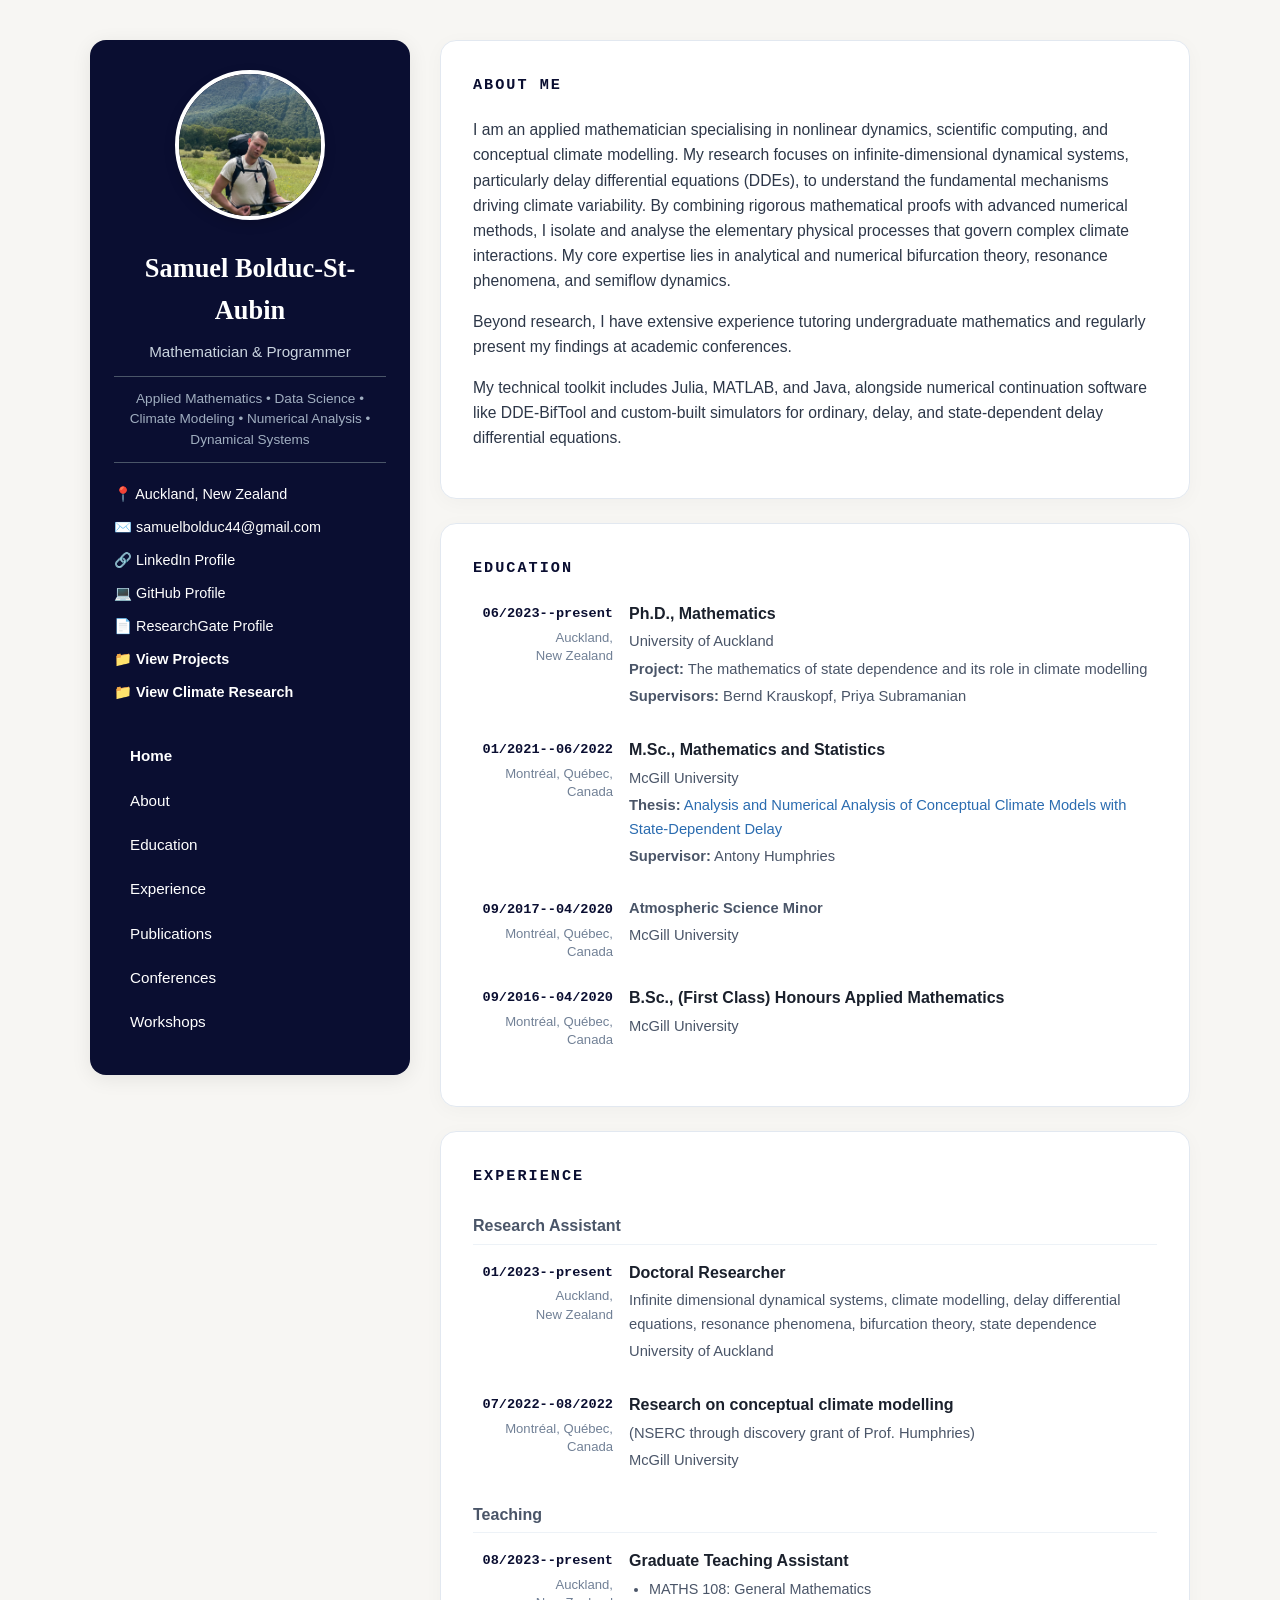
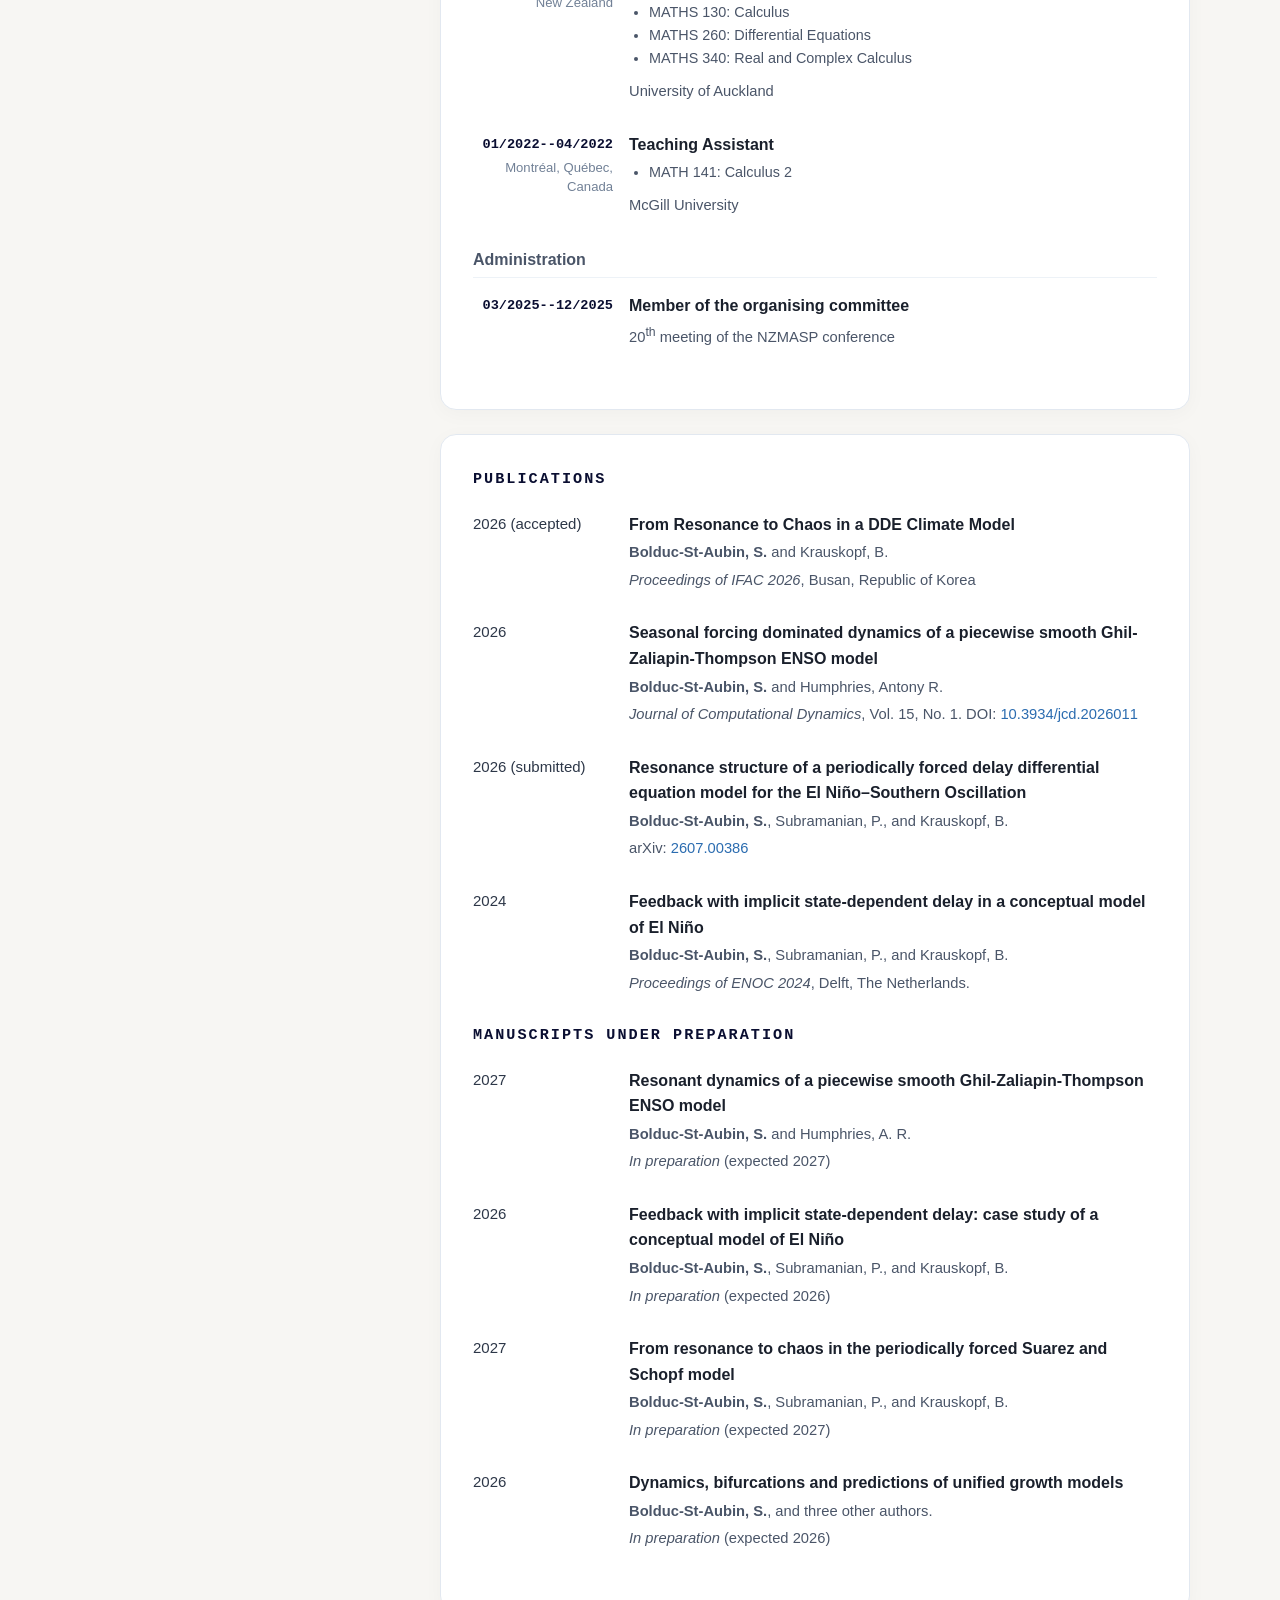
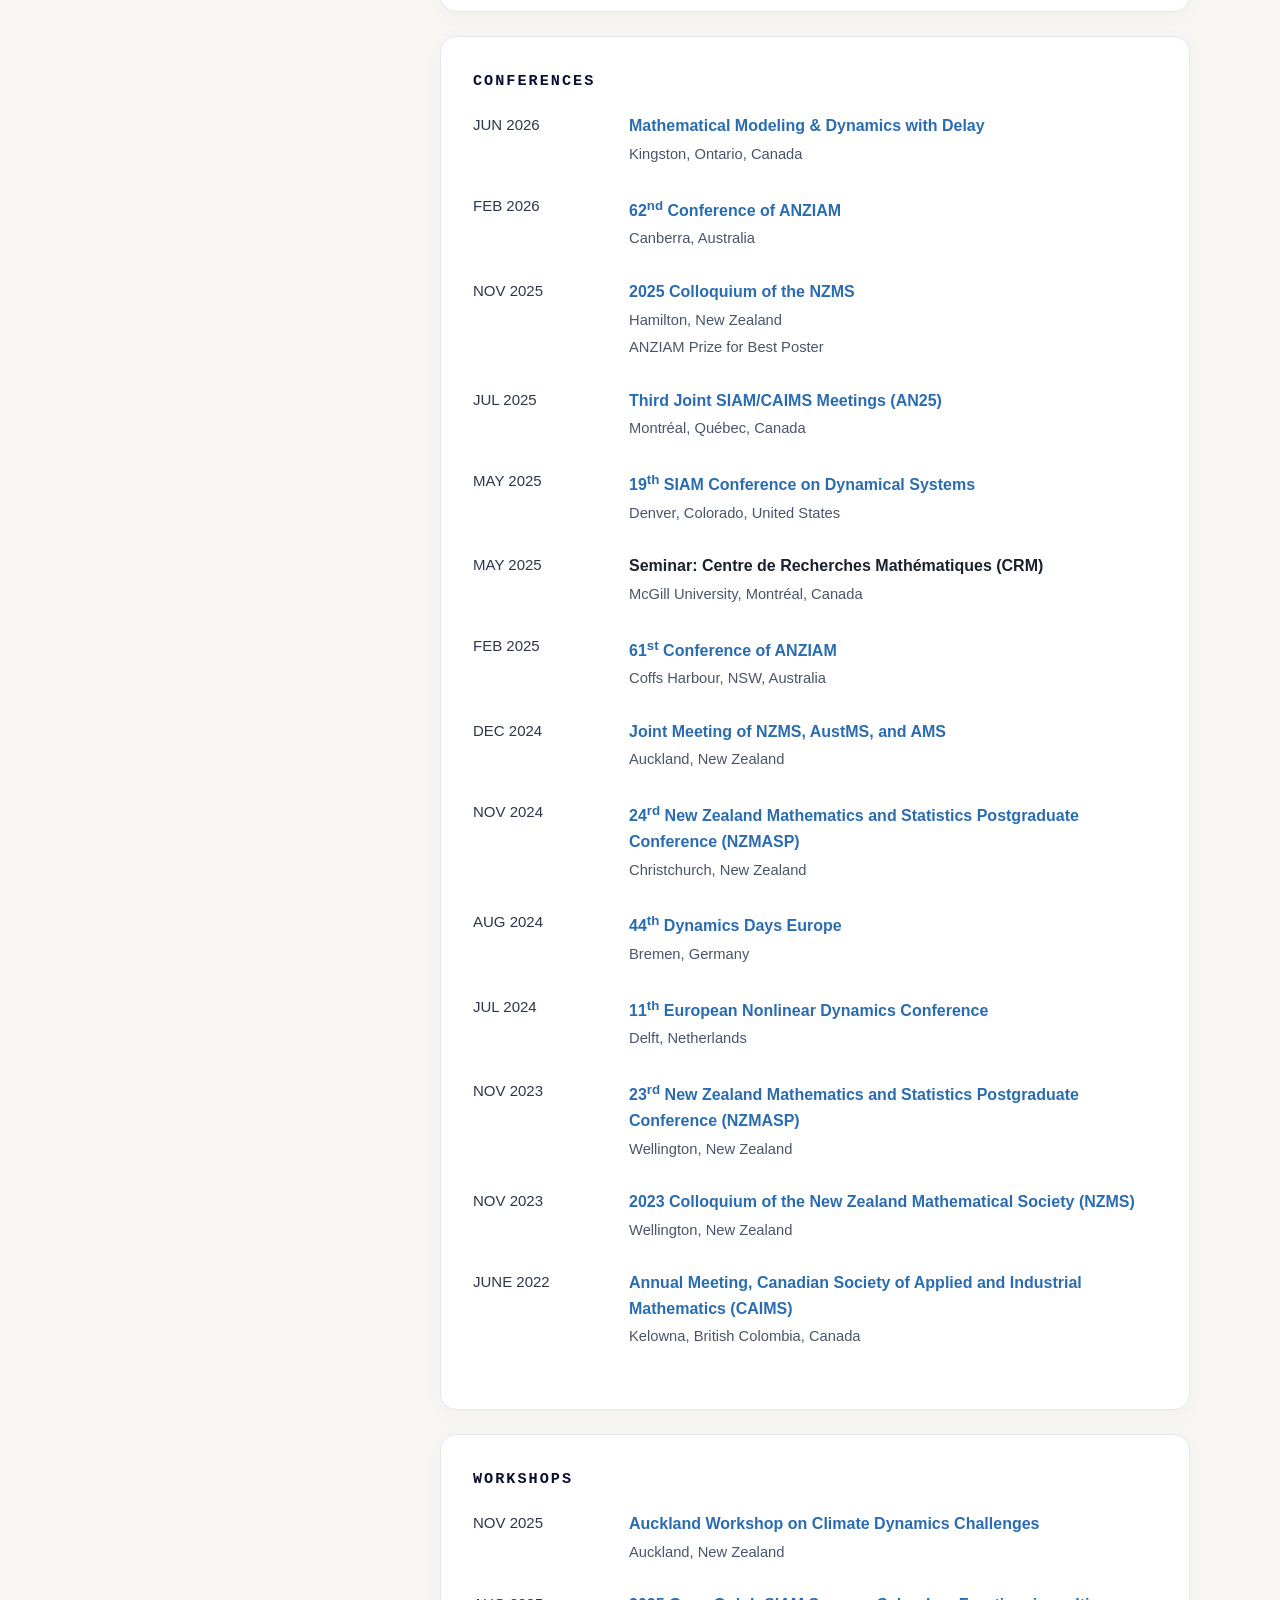
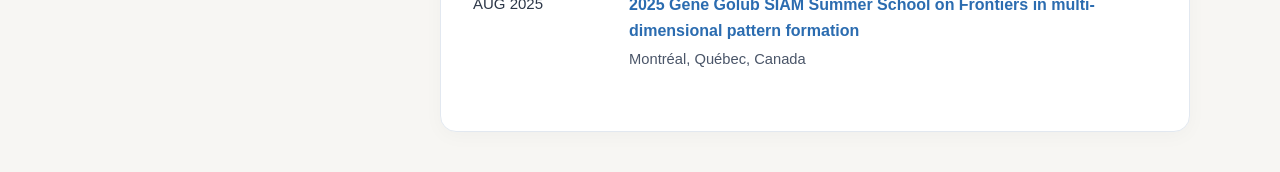
<file: index.html>
<!DOCTYPE html>
<html lang="en">
<head>
    <meta charset="UTF-8">
    <meta name="viewport" content="width=device-width, initial-scale=1.0">
    <title>Samuel Bolduc-St-Aubin - Portfolio</title>

    <!-- This line tells the HTML to load the style.css file -->
    <link rel="stylesheet" href="style.css">

</head>
<body>

<div class="container">
    <!-- Sidebar -->
    <aside class="sidebar">
        <div class="profile-card">
            <!-- Ensure your image file photo.jpg is in the same folder -->
            <img src="SamB-3.jpg" alt="Samuel Bolduc-St-Aubin" class="profile-pic">
            <h1>Samuel Bolduc-St-Aubin</h1>
            <p class="title">Mathematician & Programmer</p>
            <p class="tags">Applied Mathematics • Data Science • Climate Modeling • Numerical Analysis • Dynamical Systems</p>

            <div class="contact-info">
                <p>📍 Auckland, New Zealand</p>
                <p>✉️ <a href="mailto:samuelbolduc44@gmail.com">samuelbolduc44@gmail.com</a></p>
                <p>🔗 <a href="https://www.linkedin.com/in/samuelbolduc44/" target="_blank">LinkedIn Profile</a></p>
                <p>💻 <a href="https://github.com/samuelbolduc44" target="_blank">GitHub Profile</a></p>
                <p>📄 <a href="https://www.researchgate.net/profile/Samuel-Bolduc-St-Aubin?ev=hdr_xprf" target="_blank">ResearchGate Profile</a></p>
                <p>📁 <a href="projects.html" class="projects-link">View Projects</a></p>
                <p>📁 <a href="climate.html" class="projects-link">View Climate Research</a></p>
            </div>
        </div>

        <nav class="navigation">
            <ul>
                <li class="active"><a href="#about">Home</a></li>
                <li><a href="#about">About</a></li>
                <li><a href="#education">Education</a></li>
                <li><a href="#experience">Experience</a></li>
                <li><a href="#publications">Publications</a></li>
                <li><a href="#conferences">Conferences</a></li>
                <li><a href="#workshops">Workshops</a></li>
            </ul>
        </nav>
    </aside>

    <!-- Main Content Area -->
    <main class="main-content">

        <!-- About Section -->
        <section id="about" class="content-card">
            <h2>About Me</h2>
            <p>
                I am an applied mathematician specialising in nonlinear dynamics, scientific computing, and conceptual climate modelling. My research focuses on infinite-dimensional dynamical systems, particularly delay differential equations (DDEs), to understand the fundamental mechanisms driving climate variability. By combining rigorous mathematical proofs with advanced numerical methods, I isolate and analyse the elementary physical processes that govern complex climate interactions. My core expertise lies in analytical and numerical bifurcation theory, resonance phenomena, and semiflow dynamics.
            </p>
            <p>
                Beyond research, I have extensive experience tutoring undergraduate mathematics and regularly present my findings at academic conferences.
            </p>
            <p>
                My technical toolkit includes Julia, MATLAB, and Java, alongside numerical continuation software like DDE-BifTool and custom-built simulators for ordinary, delay, and state-dependent delay differential equations.
            </p>
        </section>

        <!-- Education Section -->
        <section id="education" class="content-card">
            <h2>Education</h2>

            <div class="item">
                <div class="item-meta">
                    <div class="date">06/2023--present</div>
                    <div class="location">Auckland, <br>New Zealand</div>
                </div>
                <div class="item-details">
                    <h3>Ph.D., Mathematics</h3>
                    <p>University of Auckland</p>
                    <p><strong>Project:</strong> The mathematics of state dependence and its role in climate modelling</p>
                    <p class="supervisor"><strong>Supervisors:</strong> Bernd Krauskopf, Priya Subramanian</p>
                </div>
            </div>

            <div class="item">
                <div class="item-meta">
                    <div class="date">01/2021--06/2022</div>
                    <div class="location">Montréal, Québec, <br>Canada</div>
                </div>
                <div class="item-details">
                    <h3>M.Sc., Mathematics and Statistics</h3>
                    <p>McGill University</p>
                    <p><strong>Thesis:</strong> <a href="https://escholarship.mcgill.ca/concern/theses/8p58pk24t" target="_blank">Analysis and Numerical Analysis of Conceptual Climate Models with State-Dependent Delay</a></p>
                    <p class="supervisor"><strong>Supervisor:</strong> Antony Humphries</p>
                </div>
            </div>

            <div class="item">
                <div class="item-meta">
                    <div class="date">09/2017--04/2020</div>
                    <div class="location">Montréal, Québec, <br>Canada</div>
                </div>
                <div class="item-details">
                    <p class="minor-title">Atmospheric Science Minor</p>
                    <p>McGill University</p>
                </div>
            </div>

            <div class="item">
                <div class="item-meta">
                    <div class="date">09/2016--04/2020</div>
                    <div class="location">Montréal, Québec, <br>Canada</div>
                </div>
                <div class="item-details">
                    <h3>B.Sc., (First Class) Honours Applied Mathematics</h3>
                    <p>McGill University</p>
                </div>
            </div>
        </section>

        <!-- Experience Section -->
        <section id="experience" class="content-card">
            <h2>Experience</h2>

            <div class="sub-section-header">Research Assistant</div>

            <div class="item">
                <div class="item-meta">
                    <div class="date">01/2023--present</div>
                    <div class="location">Auckland, <br>New Zealand</div>
                </div>
                <div class="item-details">
                    <h3>Doctoral Researcher</h3>
                    <p>Infinite dimensional dynamical systems, climate modelling, delay differential equations, resonance phenomena, bifurcation theory, state dependence</p>
                    <p>University of Auckland</p>
                </div>
            </div>

            <div class="item">
                <div class="item-meta">
                    <div class="date">07/2022--08/2022</div>
                    <div class="location">Montréal, Québec, <br>Canada</div>
                </div>
                <div class="item-details">
                    <h3>Research on conceptual climate modelling</h3>
                    <p>(NSERC through discovery grant of Prof. Humphries)</p>
                    <p>McGill University</p>
                </div>
            </div>

            <div class="sub-section-header">Teaching</div>

            <div class="item">
                <div class="item-meta">
                    <div class="date">08/2023--present</div>
                    <div class="location">Auckland, <br>New Zealand</div>
                </div>
                <div class="item-details">
                    <h3>Graduate Teaching Assistant</h3>
                    <ul class="duty-list">
                        <li>MATHS 108: General Mathematics</li>
                        <li>MATHS 130: Calculus</li>
                        <li>MATHS 260: Differential Equations</li>
                        <li>MATHS 340: Real and Complex Calculus</li>
                    </ul>
                    <p>University of Auckland</p>
                </div>
            </div>

            <div class="item">
                <div class="item-meta">
                    <div class="date">01/2022--04/2022</div>
                    <div class="location">Montréal, Québec, <br>Canada</div>
                </div>
                <div class="item-details">
                    <h3>Teaching Assistant</h3>
                    <ul class="duty-list">
                        <li>MATH 141: Calculus 2</li>
                    </ul>
                    <p>McGill University</p>
                </div>
            </div>

            <div class="sub-section-header">Administration</div>

            <div class="item">
                <div class="item-meta">
                    <div class="date">03/2025--12/2025</div>
                </div>
                <div class="item-details">
                    <h3>Member of the organising committee</h3>
                    <p>20<sup>th</sup> meeting of the NZMASP conference</p>
                </div>
            </div>
        </section>

        <!-- Publications Section -->
        <section id="publications" class="content-card">
            <h2>Publications</h2>

            <div class="item">
                <div class="date">2026 (accepted)</div>
                <div class="item-details">
                    <h3>From Resonance to Chaos in a DDE Climate Model</h3>
                    <p><strong>Bolduc-St-Aubin, S.</strong> and Krauskopf, B.</p>
                    <p><em>Proceedings of IFAC 2026</em>, Busan, Republic of Korea</p>
                </div>
            </div>

            <div class="item">
                <div class="date">2026</div>
                <div class="item-details">
                    <h3>Seasonal forcing dominated dynamics of a piecewise smooth Ghil-Zaliapin-Thompson ENSO model</h3>
                    <p><strong>Bolduc-St-Aubin, S.</strong> and Humphries, Antony R.</p>
                    <p><em>Journal of Computational Dynamics</em>, Vol. 15, No. 1. DOI: <a href="https://doi.org/10.3934/jcd.2026011" target="_blank">10.3934/jcd.2026011</a></p>
                </div>
            </div>

            <div class="item">
                <div class="date">2026 (submitted)</div>
                <div class="item-details">
                    <h3>Resonance structure of a periodically forced delay differential equation model for the El Niño–Southern Oscillation</h3>
                    <p><strong>Bolduc-St-Aubin, S.</strong>, Subramanian, P., and Krauskopf, B.</p>
                    <p>arXiv: <a href="https://arxiv.org/abs/2607.00386" target="_blank">2607.00386</a></p>
                </div>
            </div>

            <div class="item">
                <div class="date">2024</div>
                <div class="item-details">
                    <h3>Feedback with implicit state-dependent delay in a conceptual model of El Niño</h3>
                    <p><strong>Bolduc-St-Aubin, S.</strong>, Subramanian, P., and Krauskopf, B.</p>
                    <p><em>Proceedings of ENOC 2024</em>, Delft, The Netherlands.</p>
                </div>
            </div>

            <h2>Manuscripts under preparation</h2>

            <div class="item">
                <div class="date">2027</div>
                <div class="item-details">
                    <h3>Resonant dynamics of a piecewise smooth Ghil-Zaliapin-Thompson ENSO model</h3>
                    <p><strong>Bolduc-St-Aubin, S.</strong> and Humphries, A. R.</p>
                    <p><em>In preparation</em> (expected 2027)</p>
                </div>
            </div>
            
            <div class="item">
                <div class="date">2026</div>
                <div class="item-details">
                    <h3>Feedback with implicit state-dependent delay: case study of a conceptual model of El Niño</h3>
                    <p><strong>Bolduc-St-Aubin, S.</strong>, Subramanian, P., and Krauskopf, B.</p>
                    <p><em>In preparation</em> (expected 2026)</p>
                </div>
            </div>
            
            <div class="item">
                <div class="date">2027</div>
                <div class="item-details">
                    <h3>From resonance to chaos in the periodically forced Suarez and Schopf model</h3>
                    <p><strong>Bolduc-St-Aubin, S.</strong>, Subramanian, P., and Krauskopf, B.</p>
                    <p><em>In preparation</em> (expected 2027)</p>
                </div>
            </div>
            
            <div class="item">
                <div class="date">2026</div>
                <div class="item-details">
                    <h3>Dynamics, bifurcations and predictions of unified growth models</h3>
                    <p><strong>Bolduc-St-Aubin, S.</strong>, and three other authors.</p>
                    <p><em>In preparation</em> (expected 2026)</p>
                </div>
            </div>
        </section>

        <!-- Conferences & Talks Section -->
        <section id="conferences" class="content-card">
            <h2>Conferences</h2>

            <div class="item">
                <div class="date">JUN 2026</div>
                <div class="item-details">
                    <h3><a href="https://www.mathematics.org.au/sys/pages/plain.php?conf_id=69&page_id=39" target="_blank">Mathematical Modeling & Dynamics with Delay</a></h3>
                    <p>Kingston, Ontario, Canada</p>
                </div>
            </div>

            <div class="item">
                <div class="date">FEB 2026</div>
                <div class="item-details">
                    <h3><a href="https://www.mathematics.org.au/sys/pages/plain.php?conf_id=69&page_id=39" target="_blank">62<sup>nd</sup> Conference of ANZIAM</a></h3>
                    <p>Canberra, Australia</p>
                </div>
            </div>

            <div class="item">
                <div class="date">NOV 2025</div>
                <div class="item-details">
                    <h3><a href="https://www.ivvy.com.au/event/COTEX6/home.html" target="_blank">2025 Colloquium of the NZMS</a></h3>
                    <p>Hamilton, New Zealand</p>
                    <p>ANZIAM Prize for Best Poster</p>
                </div>
            </div>

            <div class="item">
                <div class="date">JUL 2025</div>
                <div class="item-details">
                    <h3><a href="https://www.siam.org/conferences-events/siam-conferences/ds25/" target="_blank">Third Joint SIAM/CAIMS Meetings (AN25)</a></h3>
                    <p>Montréal, Québec, Canada</p>
                </div>
            </div>

            <div class="item">
                <div class="date">MAY 2025</div>
                <div class="item-details">
                    <h3><a href="https://www.siam.org/conferences-events/siam-conferences/ds25/" target="_blank">19<sup>th</sup> SIAM Conference on Dynamical Systems</a></h3>
                    <p>Denver, Colorado, United States</p>
                </div>
            </div>

            <div class="item">
                <div class="date">MAY 2025</div>
                <div class="item-details">
                    <h3>Seminar: Centre de Recherches Mathématiques (CRM)</h3>
                    <p>McGill University, Montréal, Canada</p>
                </div>
            </div>

            <div class="item">
                <div class="date">FEB 2025</div>
                <div class="item-details">
                    <h3><a href="https://www.mathematics.org.au/sys/pages/plain.php?conf_id=67&page_id=39" target="_blank">61<sup>st</sup> Conference of ANZIAM</a></h3>
                    <p>Coffs Harbour, NSW, Australia</p>
                </div>
            </div>

            <div class="item">
                <div class="date">DEC 2024</div>
                <div class="item-details">
                    <h3><a href="https://ms-meet-2024.blogs.auckland.ac.nz/" target="_blank">Joint Meeting of NZMS, AustMS, and AMS</a></h3>
                    <p>Auckland, New Zealand</p>
                </div>
            </div>

            <div class="item">
                <div class="date">NOV 2024</div>
                <div class="item-details">
                    <h3><a href="https://nzmasp.org.nz" target="_blank">24<sup>rd</sup> New Zealand Mathematics and Statistics Postgraduate Conference (NZMASP)</a></h3>
                    <p>Christchurch, New Zealand</p>
                </div>
            </div>

            <div class="item">
                <div class="date">AUG 2024</div>
                <div class="item-details">
                    <h3><a href="https://dynamicsdays.eu/bremen2024/" target="_blank">44<sup>th</sup> Dynamics Days Europe</a></h3>
                    <p>Bremen, Germany</p>
                </div>
            </div>

            <div class="item">
                <div class="date">JUL 2024</div>
                <div class="item-details">
                    <h3><a href="https://enoc24.dryfta.com" target="_blank">11<sup>th</sup> European Nonlinear Dynamics Conference</a></h3>
                    <p>Delft, Netherlands</p>
                </div>
            </div>

            <div class="item">
                <div class="date">NOV 2023</div>
                <div class="item-details">
                    <h3><a href="https://nzmasp2023.wordpress.com" target="_blank">23<sup>rd</sup> New Zealand Mathematics and Statistics Postgraduate Conference (NZMASP)</a></h3>
                    <p>Wellington, New Zealand</p>
                </div>
            </div>

            <div class="item">
                <div class="date">NOV 2023</div>
                <div class="item-details">
                    <h3><a href="https://ms-meet-2024.blogs.auckland.ac.nz/" target="_blank">2023 Colloquium of the New Zealand Mathematical Society (NZMS)</a></h3>
                    <p>Wellington, New Zealand</p>
                </div>
            </div>

            <div class="item">
                <div class="date">JUNE 2022</div>
                <div class="item-details">
                    <h3><a href="https://caims.ca/annual-meeting-2022/" target="_blank">Annual Meeting, Canadian Society of Applied and Industrial Mathematics (CAIMS)</a></h3>
                    <p>Kelowna, British Colombia, Canada</p>
                </div>
            </div>
        </section>

        <!-- Workshops -->
        <section id="workshops" class="content-card">
            <h2>Workshops</h2>

            <div class="item">
                <div class="date">NOV 2025</div>
                <div class="item-details">
                    <h3><a href="https://www.math.auckland.ac.nz/~berndk/acdc/" target="_blank">Auckland Workshop on Climate Dynamics Challenges</a></h3>
                    <p>Auckland, New Zealand</p>
                </div>
            </div>

            <div class="item">
                <div class="date">AUG 2025</div>
                <div class="item-details">
                    <h3><a href="https://sites.google.com/bu.edu/2025-siamg2s3/home?authuser=0" target="_blank">2025 Gene Golub SIAM Summer School on Frontiers in multi-dimensional pattern formation</a></h3>
                    <p>Montréal, Québec, Canada</p>
                </div>
            </div>
        </section>

    </main>
</div>

</body>
</html>
</file>
<file: style.css>
/* --- UNIVERSAL RESET & FONTS --- */
* {
    box-sizing: border-box;
    margin: 0;
    padding: 0;
}

body {
    font-family: -apple-system, BlinkMacSystemFont, "Segoe UI", Roboto, Helvetica, Arial, sans-serif;
    background-color: #f7f6f3;
    color: #2d3748;
    line-height: 1.6;
    padding: 40px 20px;
    font-size: 15px;
}

.container {
    max-width: 1100px;
    margin: 0 auto;
    display: grid;
    grid-template-columns: 320px 1fr;
    gap: 30px;
    align-items: start;
}

@media (max-width: 850px) {
    .container {
        grid-template-columns: 1fr;
    }
}

.sidebar {
    background-color: #0a0e31;
    color: white;
    border-radius: 16px;
    padding: 30px 24px;
    text-align: center;
    box-shadow: 0 4px 20px rgba(0, 0, 0, 0.08);
    position: sticky;
    top: 20px;
}

.profile-pic {
    width: 150px;
    height: 150px;
    border-radius: 50%;
    object-fit: cover;
    margin-bottom: 20px;
    border: 4px solid #fff;
    box-shadow: 0 4px 12px rgba(0,0,0,0.15);
}

.profile-card h1 {
    font-family: Georgia, serif;
    font-size: 1.65rem;
    font-weight: 600;
    margin-bottom: 8px;
    color: white;
}

.profile-card .title {
    font-size: 0.95rem;
    margin-bottom: 12px;
    font-weight: 500;
    color: #cbd5e0;
}

.profile-card .tags {
    font-size: 0.85rem;
    color: #a0aec0;
    border-top: 1px solid #4a5568;
    border-bottom: 1px solid #4a5568;
    padding: 12px 0;
    margin-bottom: 20px;
    line-height: 1.5;
}

.contact-info {
    text-align: left;
    font-size: 0.9rem;
    display: flex;
    flex-direction: column;
    gap: 10px;
    margin-bottom: 30px;
}

.contact-info a {
    color: white;
    text-decoration: none;
    word-break: break-all;
}

.contact-info a:hover {
    text-decoration: underline;
}

.contact-info a.projects-link {
    font-weight: 600;
}

.contact-info a.projects-link.active {
    color: #90cdf4;
    text-decoration: underline;
}

.navigation ul {
    list-style: none;
    text-align: left;
}

.navigation li a {
    display: block;
    padding: 10px 16px;
    border-radius: 8px;
    text-decoration: none;
    color: white;
    font-weight: 500;
    font-size: 0.95rem;
    transition: all 0.2s ease;
}

.navigation li a:hover {
    background-color: rgba(255, 255, 255, 0.1);
}

.navigation li.active a {
    background-color: transparent !important;
    color: white !important;
    font-weight: 600;
}

.main-content {
    display: flex;
    flex-direction: column;
    gap: 24px;
}

.content-card {
    background: #ffffff;
    border-radius: 16px;
    padding: 32px;
    box-shadow: 0 4px 20px rgba(0, 0, 0, 0.03);
    border: 1px solid #e2e8f0;
    position: relative;
}

.content-card h2 {
    font-family: monospace;
    font-size: 0.95rem;
    letter-spacing: 2px;
    color: #0a0e31;
    text-transform: uppercase;
    margin-bottom: 20px;
}

.content-card p {
    margin-bottom: 16px;
    font-size: 0.98rem;
    color: #2d3748;
}

.content-card a {
    color: #2b6cb0;
    text-decoration: none;
}

.content-card a:hover {
    text-decoration: underline;
}

.back-link {
    display: inline-block;
    margin-bottom: 16px;
    font-size: 0.9rem;
    font-weight: 600;
    color: #2b6cb0;
}

.item {
    display: grid;
    grid-template-columns: 140px 1fr;
    gap: 16px;
    margin-bottom: 24px;
}

@media (max-width: 600px) {
    .item {
        grid-template-columns: 1fr;
        gap: 4px;
    }
}

.item-meta {
    display: flex;
    flex-direction: column;
    text-align: right;
}

@media (max-width: 600px) {
    .item-meta {
        text-align: left;
    }
}

.item-meta .date {
    font-family: monospace;
    font-size: 0.85rem;
    color: #0a0e31;
    font-weight: 600;
    padding-top: 2px;
}

.item-meta .location {
    font-size: 0.82rem;
    color: #718096;
    margin-top: 4px;
    line-height: 1.4;
}

.item-details h3 {
    font-size: 1rem;
    font-weight: 600;
    color: #1a202c;
    margin-bottom: 4px;
}

.sub-section-header {
    font-size: 1rem;
    font-weight: 600;
    color: #4a5568;
    margin: 25px 0 15px 0;
    border-bottom: 1px solid #edf2f7;
    padding-bottom: 5px;
}

.item-details p {
    margin-bottom: 4px;
    color: #4a5568;
    font-size: 0.92rem;
}

.supervisor {
    font-size: 0.85rem;
    color: #718096;
    margin-top: 2px;
}

.minor-title {
    color: #1a202c;
    font-weight: 600;
}

.duty-list {
    list-style: disc;
    margin-left: 20px;
    font-size: 0.9rem;
    color: #4a5568;
    margin-bottom: 10px;
}

.item.stacked-layout {
    display: flex;
    flex-direction: column;
    gap: 12px;
    padding-left: 0;
    margin-bottom: 35px;
}

.item.stacked-layout .item-details,
.item.stacked-layout .item-meta,
.item.stacked-layout .row-image {
    width: 100%;
    text-align: left;
}

.project-img {
    max-width: 500px;
    width: 100%;
    height: auto;
    border-radius: 8px;
    border: 1px solid #e2e8f0;
    margin: 8px 0;
    display: block;
}

.citation {
    font-size: 0.85rem;
    color: #718096;
    font-style: italic;
}

/* Wraps display equations so wide formulas scroll instead of overflowing on mobile */
.equation-block {
    overflow-x: auto;
    margin: 12px 0;
    padding: 4px 0;
}

/* Small superscript reference marker, e.g. [1] */
.cite-ref {
    font-size: 0.75em;
    color: #2b6cb0;
}
</file>
